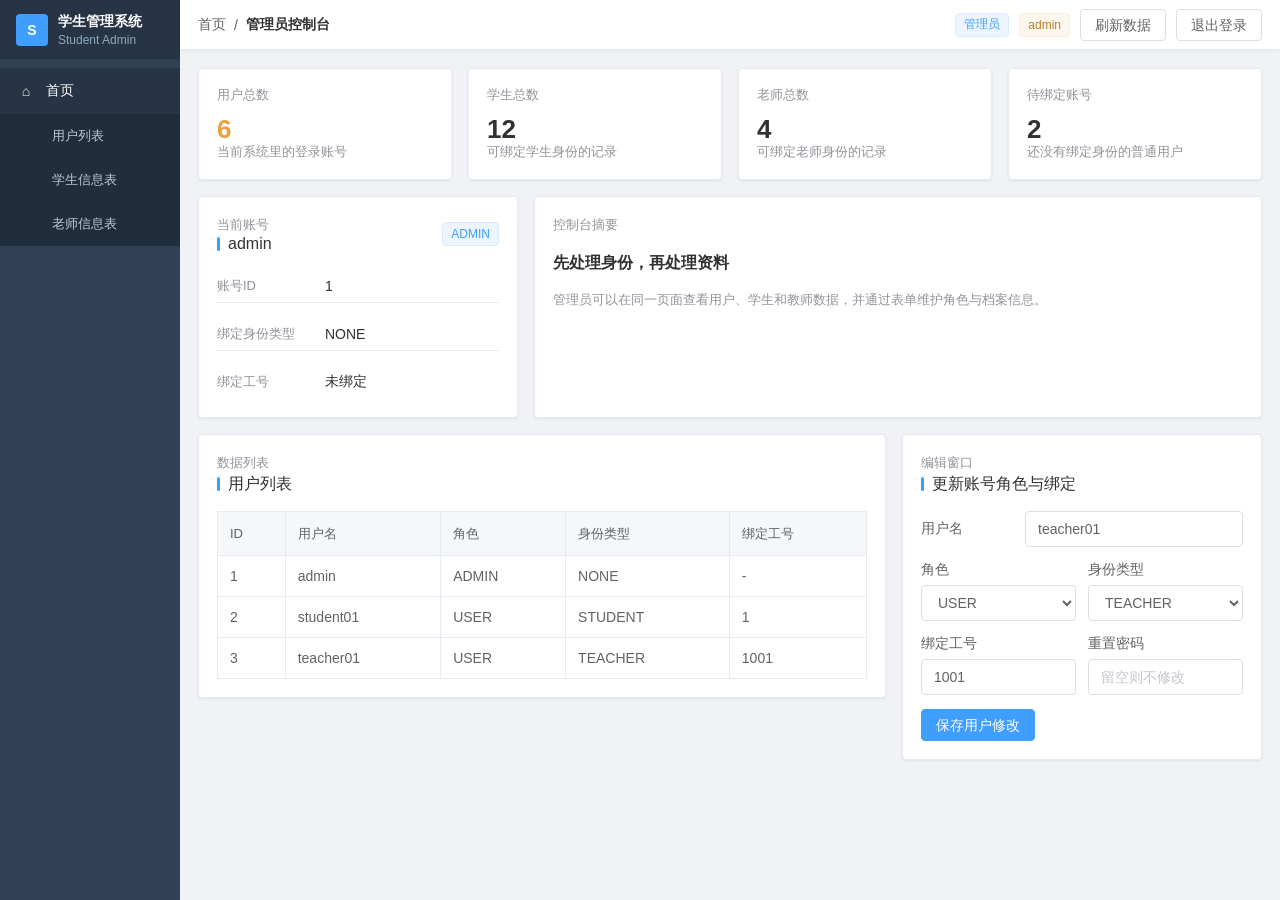
<file: README-assets/admin-preview.html>
<!DOCTYPE html>
<html lang="zh-CN">
<head>
  <meta charset="UTF-8">
  <meta name="viewport" content="width=device-width, initial-scale=1.0">
  <title>管理员页预览</title>
  <link rel="stylesheet" href="../src/main/resources/static/app.css">
</head>
<body>
  <div class="admin-shell">
    <aside class="sidebar">
      <div class="brand">
        <div class="brand-mark">S</div>
        <div>
          <strong>学生管理系统</strong>
          <span>Student Admin</span>
        </div>
      </div>
      <nav class="side-nav">
        <a class="nav-item active" href="#"><span class="nav-icon">⌂</span><span>首页</span></a>
        <a class="nav-item sub-item" href="#">用户列表</a>
        <a class="nav-item sub-item" href="#">学生信息表</a>
        <a class="nav-item sub-item" href="#">老师信息表</a>
      </nav>
    </aside>
    <div class="main-shell">
      <header class="topbar">
        <div class="topbar-left">
          <div class="breadcrumb">
            <span>首页</span>
            <span>/</span>
            <strong>管理员控制台</strong>
          </div>
        </div>
        <div class="topbar-actions">
          <span class="badge">管理员</span>
          <span class="badge warm">admin</span>
          <button class="ghost" type="button">刷新数据</button>
          <button class="secondary" type="button">退出登录</button>
        </div>
      </header>
      <main class="workspace">
        <section class="app-view">
          <section class="summary-strip">
            <section class="summary-card warm">
              <p class="section-label">用户总数</p>
              <div class="summary-value">6</div>
              <div class="summary-caption">当前系统里的登录账号</div>
            </section>
            <section class="summary-card">
              <p class="section-label">学生总数</p>
              <div class="summary-value">12</div>
              <div class="summary-caption">可绑定学生身份的记录</div>
            </section>
            <section class="summary-card">
              <p class="section-label">老师总数</p>
              <div class="summary-value">4</div>
              <div class="summary-caption">可绑定老师身份的记录</div>
            </section>
            <section class="summary-card">
              <p class="section-label">待绑定账号</p>
              <div class="summary-value">2</div>
              <div class="summary-caption">还没有绑定身份的普通用户</div>
            </section>
          </section>

          <section class="overview-grid">
            <section class="section section-tint">
              <div class="section-header">
                <div>
                  <p class="section-label">当前账号</p>
                  <h3>admin</h3>
                </div>
                <span class="badge">ADMIN</span>
              </div>
              <div class="meta-list">
                <div class="meta-item"><span class="meta-key">账号ID</span><span class="meta-value">1</span></div>
                <div class="meta-item"><span class="meta-key">绑定身份类型</span><span class="meta-value">NONE</span></div>
                <div class="meta-item"><span class="meta-key">绑定工号</span><span class="meta-value">未绑定</span></div>
              </div>
            </section>
            <section class="section">
              <p class="section-label">控制台摘要</p>
              <h3>先处理身份，再处理资料</h3>
              <p class="hint">管理员可以在同一页面查看用户、学生和教师数据，并通过表单维护角色与档案信息。</p>
            </section>
          </section>

          <section class="dashboard-grid">
            <section class="section">
              <div class="section-header">
                <div>
                  <p class="section-label">数据列表</p>
                  <h3>用户列表</h3>
                </div>
              </div>
              <div class="table-wrap">
                <table>
                  <thead>
                    <tr><th>ID</th><th>用户名</th><th>角色</th><th>身份类型</th><th>绑定工号</th></tr>
                  </thead>
                  <tbody>
                    <tr><td>1</td><td>admin</td><td>ADMIN</td><td>NONE</td><td>-</td></tr>
                    <tr><td>2</td><td>student01</td><td>USER</td><td>STUDENT</td><td>1</td></tr>
                    <tr><td>3</td><td>teacher01</td><td>USER</td><td>TEACHER</td><td>1001</td></tr>
                  </tbody>
                </table>
              </div>
            </section>
            <section class="section">
              <div class="section-header">
                <div>
                  <p class="section-label">编辑窗口</p>
                  <h3>更新账号角色与绑定</h3>
                </div>
              </div>
              <form class="stack">
                <label>用户名<input value="teacher01"></label>
                <div class="row">
                  <label>角色<select><option>USER</option></select></label>
                  <label>身份类型<select><option>TEACHER</option></select></label>
                </div>
                <div class="row">
                  <label>绑定工号<input value="1001"></label>
                  <label>重置密码<input placeholder="留空则不修改"></label>
                </div>
                <div class="button-row"><button class="primary" type="button">保存用户修改</button></div>
              </form>
            </section>
          </section>
        </section>
      </main>
    </div>
  </div>
</body>
</html>
</file>
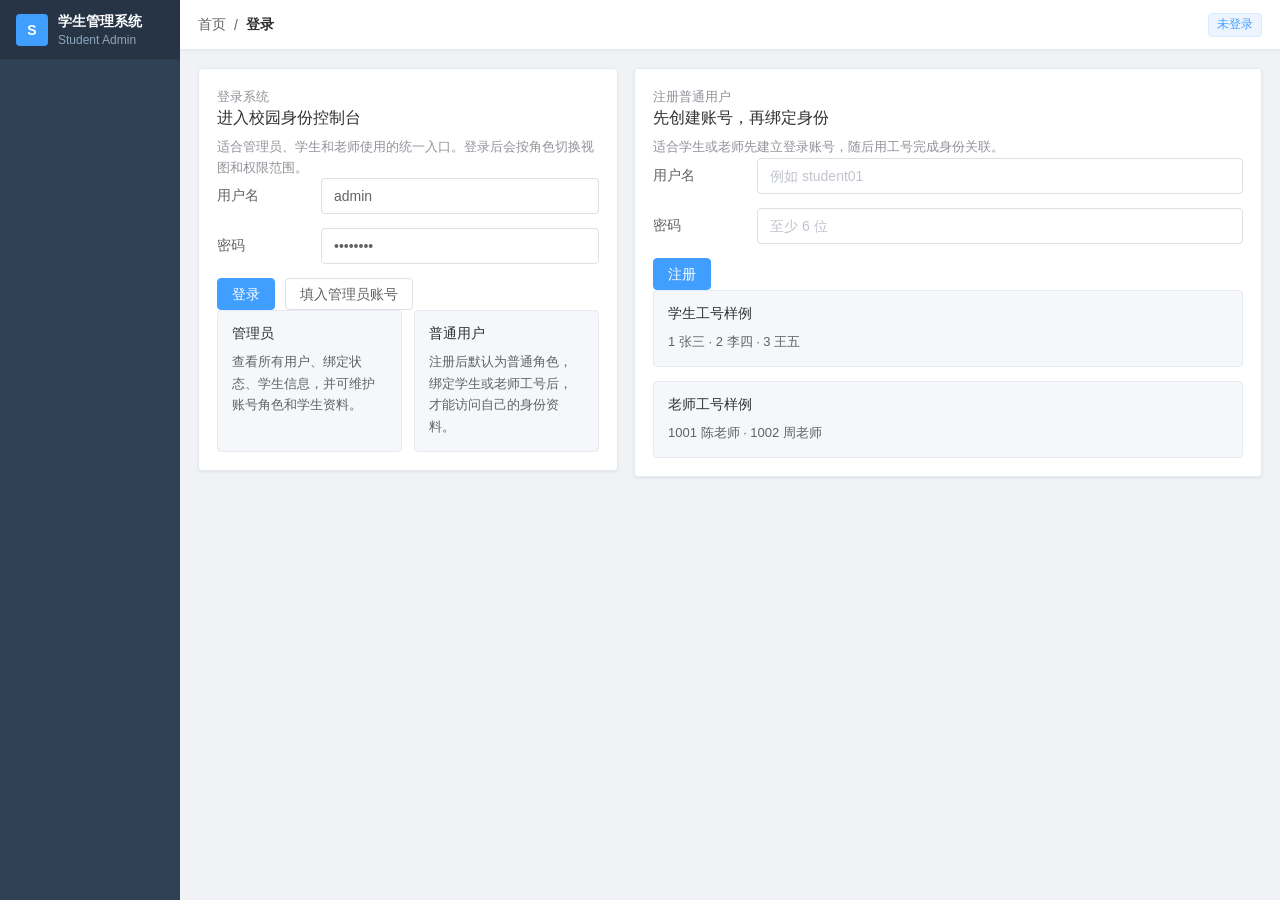
<file: README-assets/login-preview.html>
<!DOCTYPE html>
<html lang="zh-CN">
<head>
  <meta charset="UTF-8">
  <meta name="viewport" content="width=device-width, initial-scale=1.0">
  <title>登录页预览</title>
  <link rel="stylesheet" href="../src/main/resources/static/app.css">
</head>
<body>
  <div class="admin-shell">
    <aside class="sidebar">
      <div class="brand">
        <div class="brand-mark">S</div>
        <div>
          <strong>学生管理系统</strong>
          <span>Student Admin</span>
        </div>
      </div>
    </aside>
    <div class="main-shell">
      <header class="topbar">
        <div class="topbar-left">
          <div class="breadcrumb">
            <span>首页</span>
            <span>/</span>
            <strong>登录</strong>
          </div>
        </div>
        <div class="topbar-actions">
          <span class="badge">未登录</span>
        </div>
      </header>
      <main class="workspace">
        <section class="auth-layout">
          <section class="panel section-tint auth-shell">
            <div>
              <p class="section-label">登录系统</p>
              <h3>进入校园身份控制台</h3>
              <p class="hint">适合管理员、学生和老师使用的统一入口。登录后会按角色切换视图和权限范围。</p>
            </div>
            <form>
              <label>用户名
                <input value="admin">
              </label>
              <label>密码
                <input type="password" value="admin123">
              </label>
              <div class="button-row">
                <button class="primary" type="button">登录</button>
                <button class="ghost" type="button">填入管理员账号</button>
              </div>
            </form>
            <div class="access-grid">
              <div class="access-card">
                <h4>管理员</h4>
                <p>查看所有用户、绑定状态、学生信息，并可维护账号角色和学生资料。</p>
              </div>
              <div class="access-card">
                <h4>普通用户</h4>
                <p>注册后默认为普通角色，绑定学生或老师工号后，才能访问自己的身份资料。</p>
              </div>
            </div>
          </section>
          <section class="panel auth-shell">
            <div>
              <p class="section-label">注册普通用户</p>
              <h3>先创建账号，再绑定身份</h3>
              <p class="hint">适合学生或老师先建立登录账号，随后用工号完成身份关联。</p>
            </div>
            <form>
              <label>用户名
                <input placeholder="例如 student01">
              </label>
              <label>密码
                <input type="password" placeholder="至少 6 位">
              </label>
              <div class="button-row">
                <button class="primary" type="button">注册</button>
              </div>
            </form>
            <div class="roster-grid">
              <div class="roster-card">
                <h4>学生工号样例</h4>
                <p>1 张三 · 2 李四 · 3 王五</p>
              </div>
              <div class="roster-card">
                <h4>老师工号样例</h4>
                <p>1001 陈老师 · 1002 周老师</p>
              </div>
            </div>
          </section>
        </section>
      </main>
    </div>
  </div>
</body>
</html>
</file>
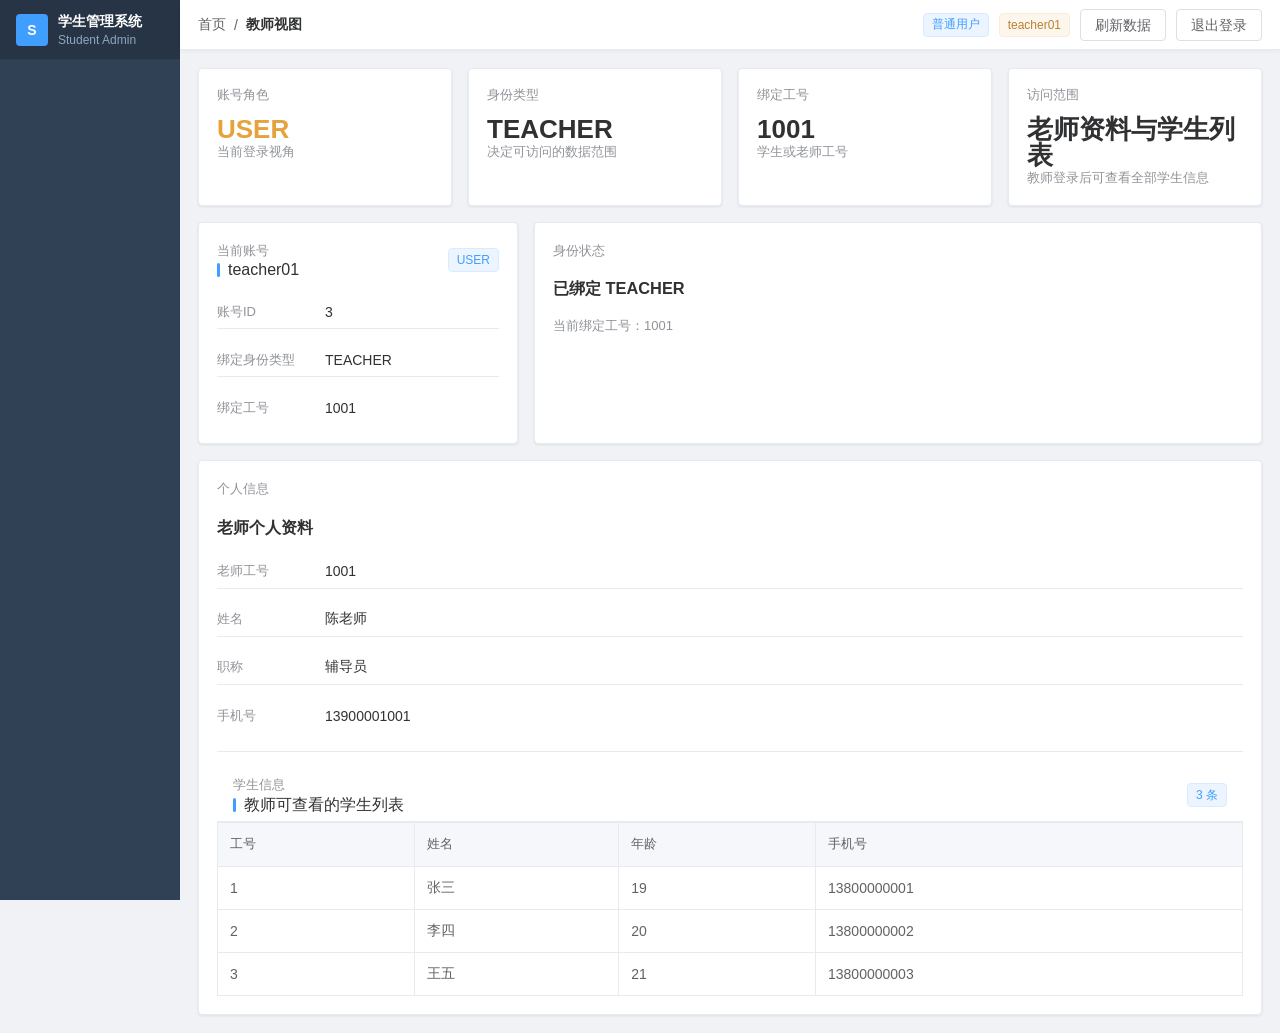
<file: README-assets/teacher-preview.html>
<!DOCTYPE html>
<html lang="zh-CN">
<head>
  <meta charset="UTF-8">
  <meta name="viewport" content="width=device-width, initial-scale=1.0">
  <title>教师页预览</title>
  <link rel="stylesheet" href="../src/main/resources/static/app.css">
</head>
<body>
  <div class="admin-shell">
    <aside class="sidebar">
      <div class="brand">
        <div class="brand-mark">S</div>
        <div>
          <strong>学生管理系统</strong>
          <span>Student Admin</span>
        </div>
      </div>
    </aside>
    <div class="main-shell">
      <header class="topbar">
        <div class="topbar-left">
          <div class="breadcrumb">
            <span>首页</span>
            <span>/</span>
            <strong>教师视图</strong>
          </div>
        </div>
        <div class="topbar-actions">
          <span class="badge">普通用户</span>
          <span class="badge warm">teacher01</span>
          <button class="ghost" type="button">刷新数据</button>
          <button class="secondary" type="button">退出登录</button>
        </div>
      </header>
      <main class="workspace">
        <section class="app-view">
          <section class="summary-strip">
            <section class="summary-card warm">
              <p class="section-label">账号角色</p>
              <div class="summary-value">USER</div>
              <div class="summary-caption">当前登录视角</div>
            </section>
            <section class="summary-card">
              <p class="section-label">身份类型</p>
              <div class="summary-value">TEACHER</div>
              <div class="summary-caption">决定可访问的数据范围</div>
            </section>
            <section class="summary-card">
              <p class="section-label">绑定工号</p>
              <div class="summary-value">1001</div>
              <div class="summary-caption">学生或老师工号</div>
            </section>
            <section class="summary-card">
              <p class="section-label">访问范围</p>
              <div class="summary-value">老师资料与学生列表</div>
              <div class="summary-caption">教师登录后可查看全部学生信息</div>
            </section>
          </section>

          <section class="overview-grid">
            <section class="section section-tint">
              <div class="section-header">
                <div>
                  <p class="section-label">当前账号</p>
                  <h3>teacher01</h3>
                </div>
                <span class="badge">USER</span>
              </div>
              <div class="meta-list">
                <div class="meta-item"><span class="meta-key">账号ID</span><span class="meta-value">3</span></div>
                <div class="meta-item"><span class="meta-key">绑定身份类型</span><span class="meta-value">TEACHER</span></div>
                <div class="meta-item"><span class="meta-key">绑定工号</span><span class="meta-value">1001</span></div>
              </div>
            </section>
            <section class="section section-tint">
              <p class="section-label">身份状态</p>
              <h3>已绑定 TEACHER</h3>
              <p class="hint">当前绑定工号：1001</p>
            </section>
          </section>

          <section class="section">
            <p class="section-label">个人信息</p>
            <h3>老师个人资料</h3>
            <div class="meta-list">
              <div class="meta-item"><span class="meta-key">老师工号</span><span class="meta-value">1001</span></div>
              <div class="meta-item"><span class="meta-key">姓名</span><span class="meta-value">陈老师</span></div>
              <div class="meta-item"><span class="meta-key">职称</span><span class="meta-value">辅导员</span></div>
              <div class="meta-item"><span class="meta-key">手机号</span><span class="meta-value">13900001001</span></div>
            </div>

            <div class="teacher-student-section">
              <div class="card-titlebar">
                <div>
                  <p class="section-label">学生信息</p>
                  <h3>教师可查看的学生列表</h3>
                </div>
                <span class="badge">3 条</span>
              </div>
              <div class="table-wrap">
                <table>
                  <thead>
                    <tr><th>工号</th><th>姓名</th><th>年龄</th><th>手机号</th></tr>
                  </thead>
                  <tbody>
                    <tr><td>1</td><td>张三</td><td>19</td><td>13800000001</td></tr>
                    <tr><td>2</td><td>李四</td><td>20</td><td>13800000002</td></tr>
                    <tr><td>3</td><td>王五</td><td>21</td><td>13800000003</td></tr>
                  </tbody>
                </table>
              </div>
            </div>
          </section>
        </section>
      </main>
    </div>
  </div>
</body>
</html>
</file>
<file: src/main/resources/static/app.css>
:root {
    --sidebar: #304156;
    --sidebar-deep: #263445;
    --sidebar-active: #263445;
    --sidebar-text: #bfcbd9;
    --sidebar-bright: #409eff;
    --bg: #f0f2f5;
    --panel: #ffffff;
    --line: #e6ebf2;
    --line-strong: #dcdfe6;
    --text: #303133;
    --muted: #909399;
    --soft: #f5f7fa;
    --primary: #409eff;
    --primary-dark: #337ecc;
    --danger: #f56c6c;
    --success: #67c23a;
    --warning: #e6a23c;
    --shadow: 0 1px 3px rgba(0, 21, 41, 0.08);
}

* {
    box-sizing: border-box;
}

html {
    min-width: 320px;
}

body {
    margin: 0;
    min-height: 100vh;
    color: var(--text);
    background: var(--bg);
    font-family: "Helvetica Neue", Arial, "PingFang SC", "Microsoft YaHei", sans-serif;
    font-size: 14px;
}

a {
    color: inherit;
    text-decoration: none;
}

.admin-shell {
    display: grid;
    grid-template-columns: 180px minmax(0, 1fr);
    min-height: 100vh;
}

.sidebar {
    position: sticky;
    top: 0;
    height: 100vh;
    overflow-y: auto;
    background: var(--sidebar);
    color: var(--sidebar-text);
}

.brand {
    display: flex;
    align-items: center;
    gap: 10px;
    height: 60px;
    padding: 0 16px;
    color: #fff;
    background: var(--sidebar-deep);
    border-bottom: 1px solid rgba(255, 255, 255, 0.04);
}

.brand-mark {
    display: grid;
    place-items: center;
    width: 32px;
    height: 32px;
    border-radius: 4px;
    background: var(--primary);
    color: #fff;
    font-weight: 700;
}

.brand strong,
.brand span {
    display: block;
    white-space: nowrap;
}

.brand span {
    margin-top: 2px;
    color: #8fa7bf;
    font-size: 12px;
}

.side-nav {
    padding: 8px 0 20px;
}

.nav-item,
.nav-group-title {
    display: flex;
    align-items: center;
    min-height: 46px;
    gap: 12px;
    padding: 0 18px;
    color: var(--sidebar-text);
    cursor: pointer;
}

.nav-item:hover,
.nav-group-title:hover,
.nav-item.active {
    color: #fff;
    background: var(--sidebar-active);
}

.nav-icon {
    width: 16px;
    text-align: center;
    color: inherit;
    opacity: 0.92;
}

.nav-caret {
    margin-left: auto;
    color: #8391a5;
    font-size: 12px;
}

.sub-item {
    min-height: 44px;
    padding-left: 52px;
    background: #1f2d3d;
    color: #c0c8d2;
    font-size: 13px;
}

.sub-item:hover {
    color: var(--sidebar-bright);
    background: #1f2d3d;
}

.muted-group {
    opacity: 0.82;
}

.main-shell {
    min-width: 0;
}

.topbar {
    position: sticky;
    top: 0;
    z-index: 10;
    display: flex;
    align-items: center;
    justify-content: space-between;
    height: 50px;
    padding: 0 18px;
    background: var(--panel);
    border-bottom: 1px solid var(--line);
    box-shadow: 0 1px 4px rgba(0, 21, 41, 0.05);
}

.topbar-left,
.topbar-actions,
.button-row,
.table-actions {
    display: flex;
    align-items: center;
    gap: 10px;
}

.topbar-actions {
    flex-wrap: wrap;
    justify-content: flex-end;
}

.breadcrumb {
    display: flex;
    align-items: center;
    gap: 8px;
    color: #606266;
    font-size: 14px;
}

.breadcrumb strong {
    color: #303133;
    font-weight: 600;
}

.workspace {
    display: grid;
    gap: 16px;
    padding: 18px;
}

.auth-layout,
.app-view {
    display: grid;
    gap: 16px;
}

.auth-layout {
    grid-template-columns: minmax(280px, 420px) minmax(280px, 1fr);
    align-items: start;
}

.panel,
.section,
.summary-card {
    background: var(--panel);
    border: 1px solid var(--line);
    border-radius: 4px;
    box-shadow: var(--shadow);
}

.panel,
.section {
    padding: 18px;
}

.section.plain {
    padding: 0;
}

.section-header,
.card-titlebar {
    display: flex;
    align-items: center;
    justify-content: space-between;
    gap: 12px;
}

.section-header {
    margin-bottom: 16px;
}

.card-titlebar {
    min-height: 52px;
    padding: 0 16px;
    border-bottom: 1px solid var(--line);
}

.card-titlebar h3,
.section-header h3,
.panel h3 {
    margin: 0;
    color: #303133;
    font-size: 16px;
    font-weight: 500;
}

.card-titlebar h3::before,
.section-header h3::before {
    content: "";
    display: inline-block;
    width: 3px;
    height: 14px;
    margin-right: 8px;
    vertical-align: -2px;
    background: var(--primary);
    border-radius: 2px;
}

.teacher-student-section {
    margin-top: 18px;
    border-top: 1px solid var(--line);
    padding-top: 18px;
}

.score-form-inline {
    margin-top: 18px;
}

.request-grid {
    grid-template-columns: minmax(340px, 0.9fr) minmax(0, 1.1fr);
}

.request-center-stack {
    display: grid;
    grid-template-columns: 1fr;
    gap: 16px;
    align-items: start;
}

.bell-button {
    gap: 8px;
}

.bell-count {
    min-width: 24px;
}

.request-content-block {
    margin-top: 18px;
    padding: 14px;
    background: var(--soft);
    border: 1px solid var(--line);
    border-radius: 4px;
}

.request-content {
    margin: 10px 0 0;
    white-space: pre-wrap;
    line-height: 1.7;
    color: #303133;
}

.request-payload {
    margin: 12px 0 0;
    padding: 12px;
    overflow-x: auto;
    background: #fff;
    border: 1px solid var(--line);
    border-radius: 4px;
    color: #606266;
    font: 12px/1.6 Menlo, Monaco, Consolas, monospace;
}

.section-body {
    padding: 16px;
}

.section-label,
.eyebrow,
.hero-label,
.hint,
.mini-meta,
.summary-caption {
    margin: 0;
    color: var(--muted);
    font-size: 13px;
    line-height: 1.6;
}

.hint {
    margin-top: 8px;
}

.summary-strip {
    display: grid;
    grid-template-columns: repeat(auto-fit, minmax(180px, 1fr));
    gap: 16px;
}

.summary-card {
    padding: 16px 18px;
}

.summary-value {
    margin-top: 10px;
    color: #303133;
    font-size: 26px;
    line-height: 1;
    font-weight: 600;
}

.summary-card.warm .summary-value {
    color: var(--warning);
}

.overview-grid {
    display: grid;
    grid-template-columns: 320px minmax(0, 1fr);
    gap: 16px;
}

.dashboard-grid {
    display: grid;
    grid-template-columns: minmax(0, 1.35fr) minmax(360px, 0.65fr);
    gap: 16px;
    align-items: start;
}

.three-col {
    display: grid;
    grid-template-columns: repeat(3, minmax(0, 1fr));
    gap: 12px;
}

.stack,
form,
.meta-list,
.roster-grid {
    display: grid;
    gap: 14px;
}

.access-grid {
    display: grid;
    grid-template-columns: repeat(2, minmax(0, 1fr));
    gap: 12px;
}

.access-card,
.roster-card,
.control-note {
    padding: 14px;
    border: 1px solid var(--line);
    border-radius: 4px;
    background: var(--soft);
}

.access-card h4,
.roster-card h4 {
    margin: 0 0 8px;
    font-size: 14px;
    font-weight: 500;
}

.access-card p,
.roster-card p,
.control-note {
    margin: 0;
    color: #606266;
    font-size: 13px;
    line-height: 1.65;
}

.meta-list {
    margin-top: 16px;
}

.meta-item {
    display: grid;
    grid-template-columns: 96px minmax(0, 1fr);
    gap: 12px;
    align-items: center;
    min-height: 34px;
    border-bottom: 1px solid var(--line);
}

.meta-item:last-child {
    border-bottom: 0;
}

.meta-key {
    color: var(--muted);
    font-size: 13px;
}

.meta-value {
    color: #303133;
}

label {
    display: grid;
    grid-template-columns: 92px minmax(0, 1fr);
    align-items: center;
    gap: 12px;
    color: #606266;
    font-size: 14px;
}

.row {
    display: grid;
    grid-template-columns: repeat(2, minmax(0, 1fr));
    gap: 12px;
}

.row label {
    grid-template-columns: 1fr;
    gap: 6px;
}

input,
select,
textarea {
    width: 100%;
    height: 36px;
    padding: 0 12px;
    color: #606266;
    background: #fff;
    border: 1px solid var(--line-strong);
    border-radius: 4px;
    font: inherit;
    transition: border-color 160ms ease, box-shadow 160ms ease;
}

textarea {
    height: auto;
    min-height: 72px;
    padding: 9px 12px;
}

input::placeholder,
textarea::placeholder {
    color: #c0c4cc;
}

input:focus,
select:focus,
textarea:focus {
    outline: 0;
    border-color: var(--primary);
    box-shadow: 0 0 0 2px rgba(64, 158, 255, 0.12);
}

button {
    display: inline-flex;
    align-items: center;
    justify-content: center;
    min-height: 32px;
    padding: 8px 14px;
    border: 1px solid transparent;
    border-radius: 4px;
    font: inherit;
    line-height: 1;
    cursor: pointer;
    transition: color 160ms ease, background 160ms ease, border-color 160ms ease;
}

button:hover {
    opacity: 0.92;
}

.icon-button {
    width: 34px;
    min-height: 34px;
    padding: 0;
    color: #303133;
    background: transparent;
}

.icon-button:hover {
    background: var(--soft);
}

.primary {
    color: #fff;
    background: var(--primary);
    border-color: var(--primary);
}

.primary:hover {
    background: var(--primary-dark);
    border-color: var(--primary-dark);
}

.secondary,
.ghost {
    color: #606266;
    background: #fff;
    border-color: var(--line-strong);
}

.secondary:hover,
.ghost:hover {
    color: var(--primary);
    border-color: #b3d8ff;
    background: #ecf5ff;
}

.danger {
    color: #fff;
    background: var(--danger);
    border-color: var(--danger);
}

.badge {
    display: inline-flex;
    align-items: center;
    justify-content: center;
    min-height: 24px;
    padding: 0 8px;
    color: var(--primary);
    background: #ecf5ff;
    border: 1px solid #d9ecff;
    border-radius: 4px;
    font-size: 12px;
}

.badge.warm {
    color: #b88230;
    background: #fdf6ec;
    border-color: #faecd8;
}

.status {
    min-height: 20px;
    color: var(--muted);
    font-size: 13px;
}

.status.error {
    color: var(--danger);
}

.status.success {
    color: var(--success);
}

.table-wrap {
    width: 100%;
    overflow-x: auto;
}

table {
    width: 100%;
    min-width: 620px;
    border-collapse: collapse;
    background: #fff;
}

thead th {
    height: 44px;
    padding: 0 12px;
    color: #606266;
    background: #f5f7fa;
    border: 1px solid var(--line);
    font-size: 13px;
    font-weight: 500;
    text-align: left;
    white-space: nowrap;
}

tbody td {
    min-height: 48px;
    padding: 12px;
    color: #606266;
    border: 1px solid var(--line);
    vertical-align: middle;
}

tbody tr:hover td {
    background: #f9fbfd;
}

.table-actions {
    flex-wrap: wrap;
    gap: 8px;
}

.empty-state {
    margin: 0;
    padding: 28px 16px;
    color: var(--muted);
    text-align: center;
}

.hidden {
    display: none !important;
}

@media (max-width: 1180px) {
    .summary-strip,
    .overview-grid,
    .dashboard-grid,
    .auth-layout {
        grid-template-columns: 1fr;
    }
}

@media (max-width: 760px) {
    .admin-shell {
        grid-template-columns: 1fr;
    }

    .sidebar {
        position: relative;
        height: auto;
    }

    .brand {
        height: 54px;
    }

    .side-nav {
        display: grid;
        grid-template-columns: repeat(2, minmax(0, 1fr));
        padding-bottom: 8px;
    }

    .nav-group,
    .nav-item.active {
        min-width: 0;
    }

    .sub-item {
        display: none;
    }

    .topbar {
        position: relative;
        height: auto;
        min-height: 50px;
        align-items: flex-start;
        flex-direction: column;
        padding: 10px 14px;
    }

    .workspace {
        padding: 12px;
    }

    .summary-strip,
    .three-col,
    .access-grid,
    .row {
        grid-template-columns: 1fr;
    }

    label,
    .meta-item {
        grid-template-columns: 1fr;
        gap: 6px;
    }
}
</file>
